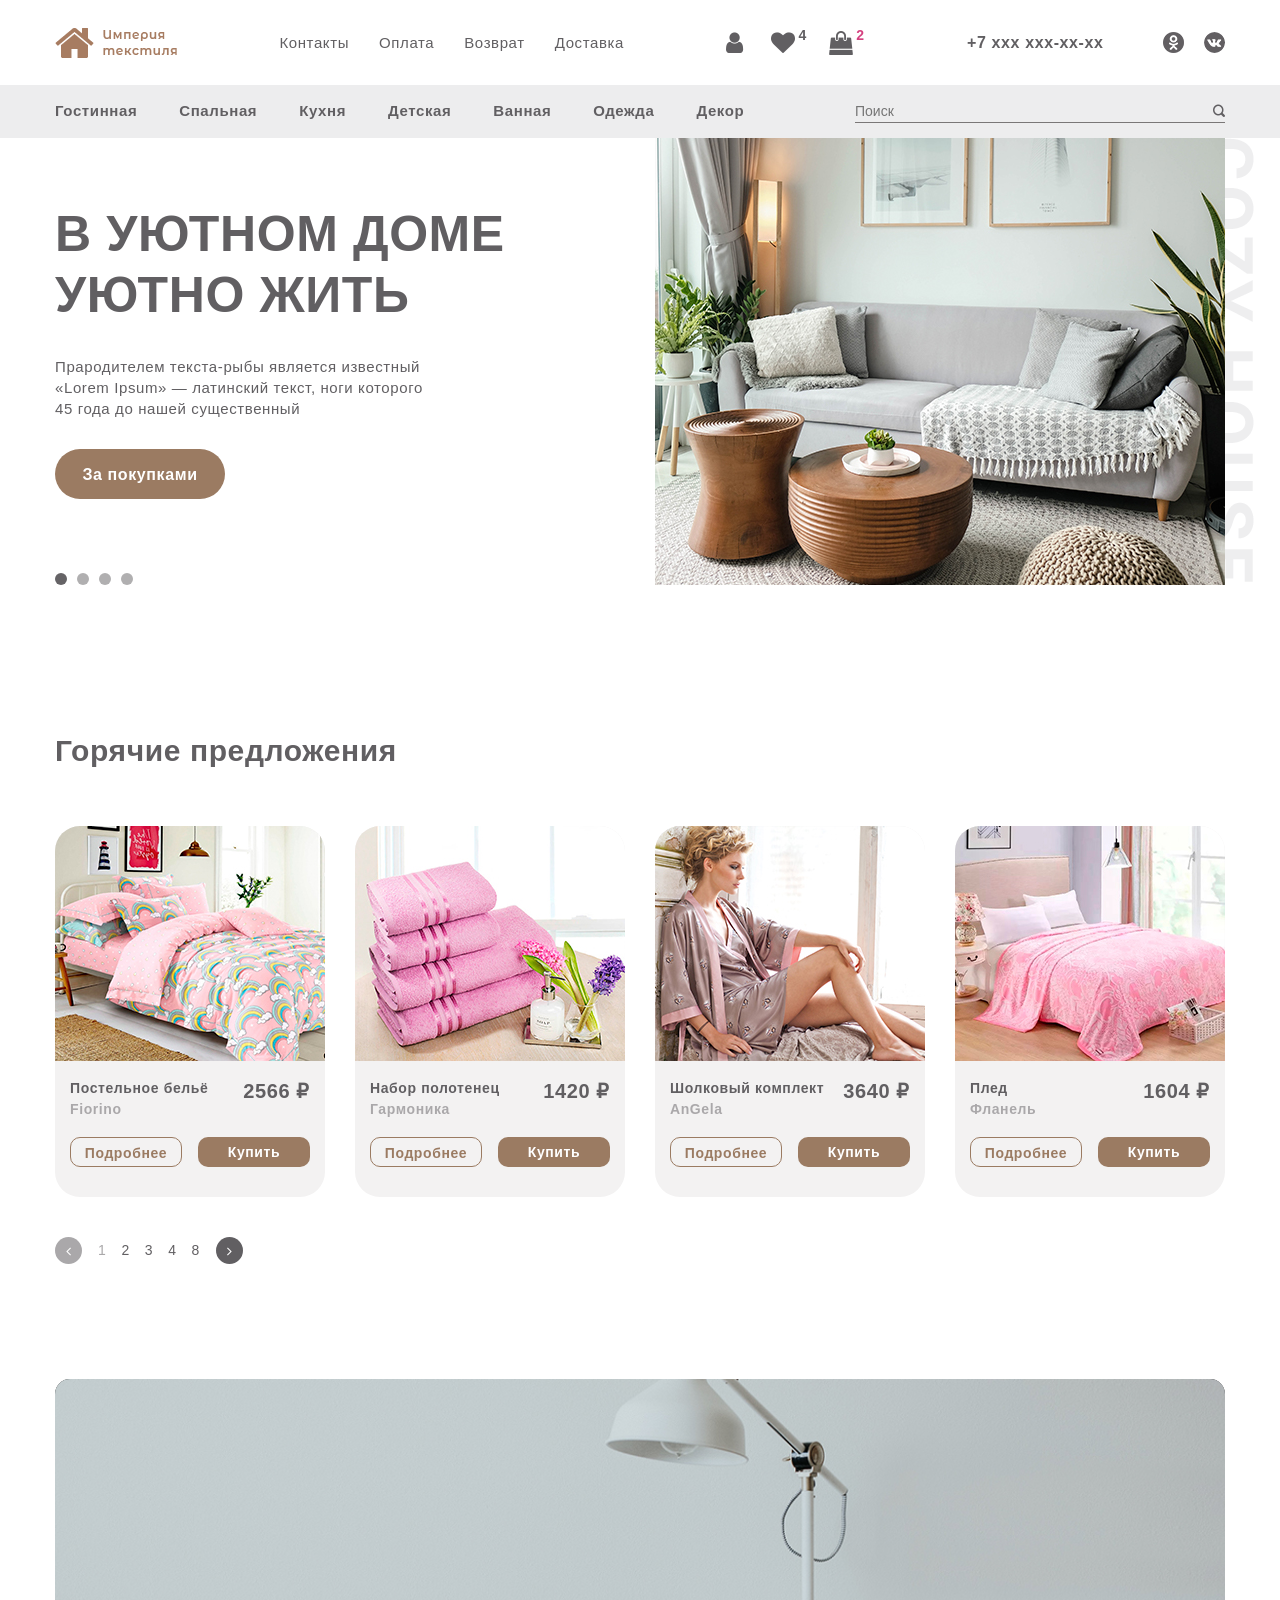
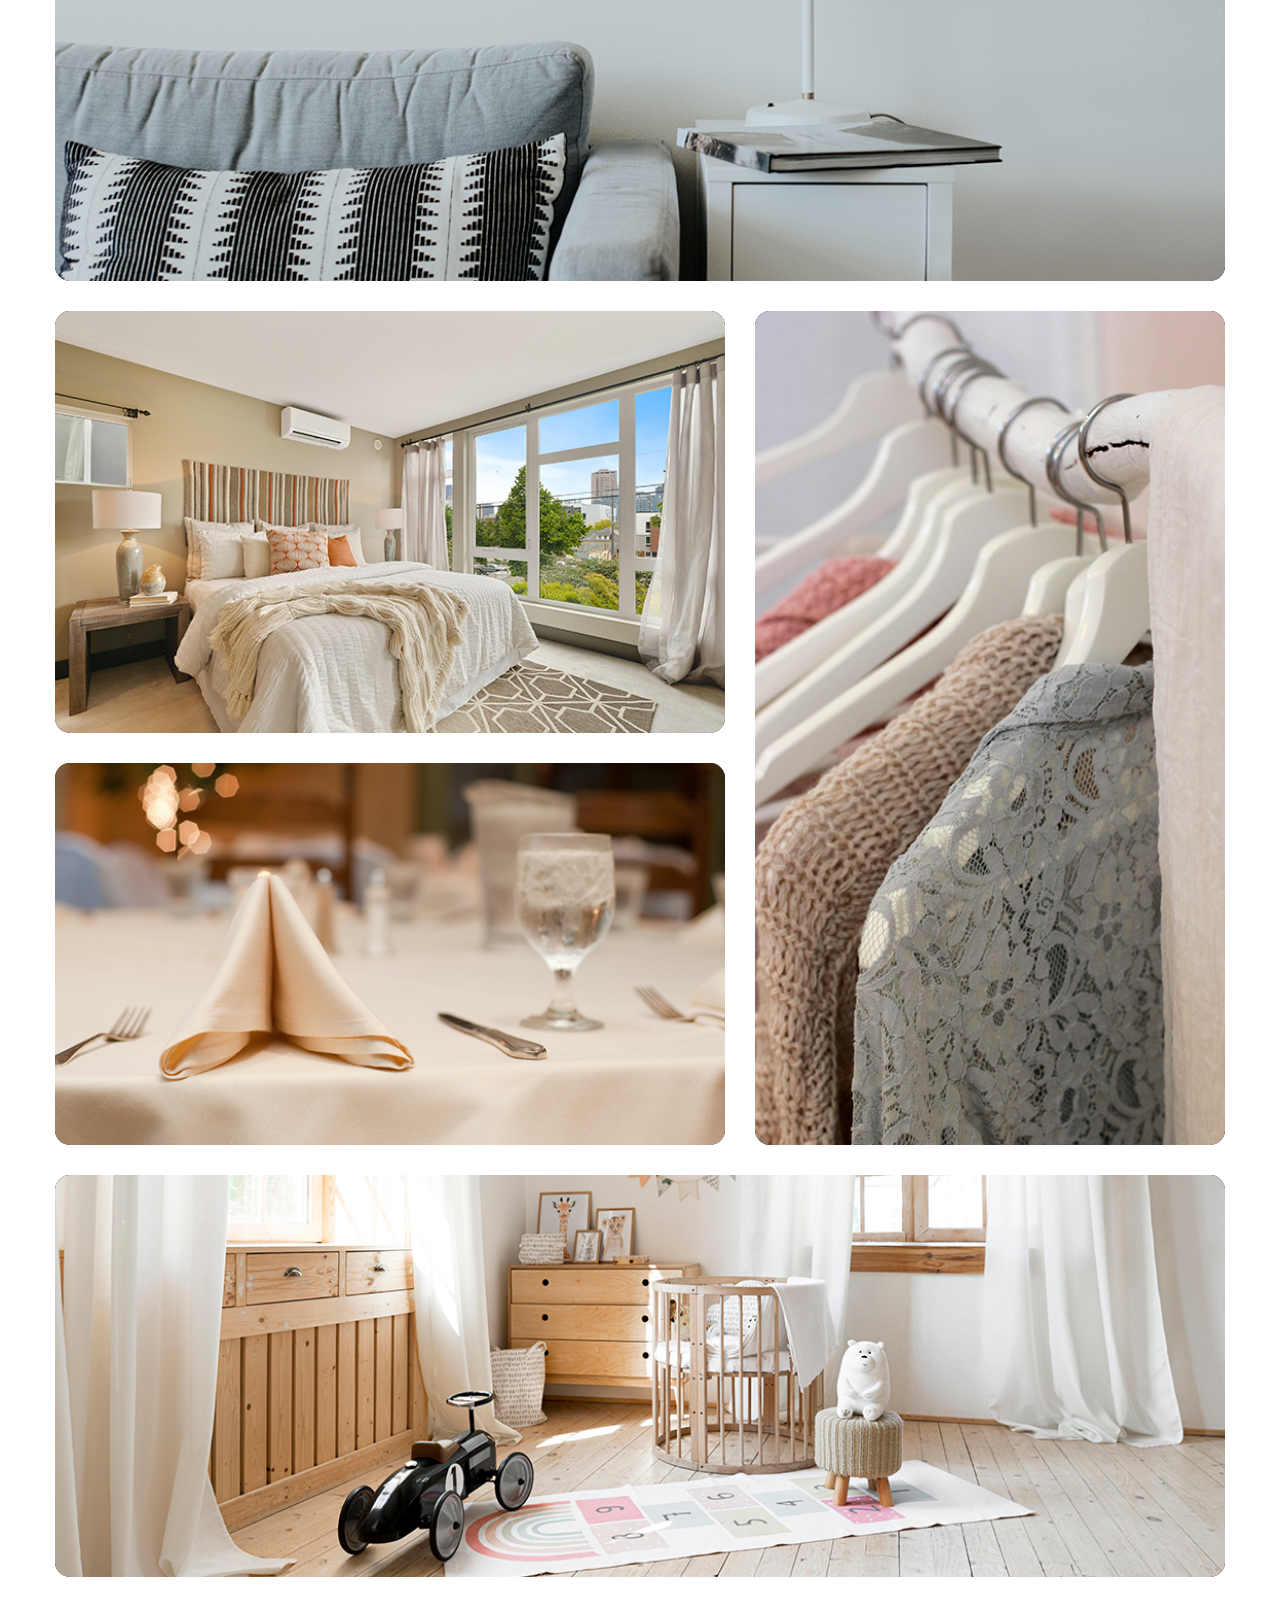
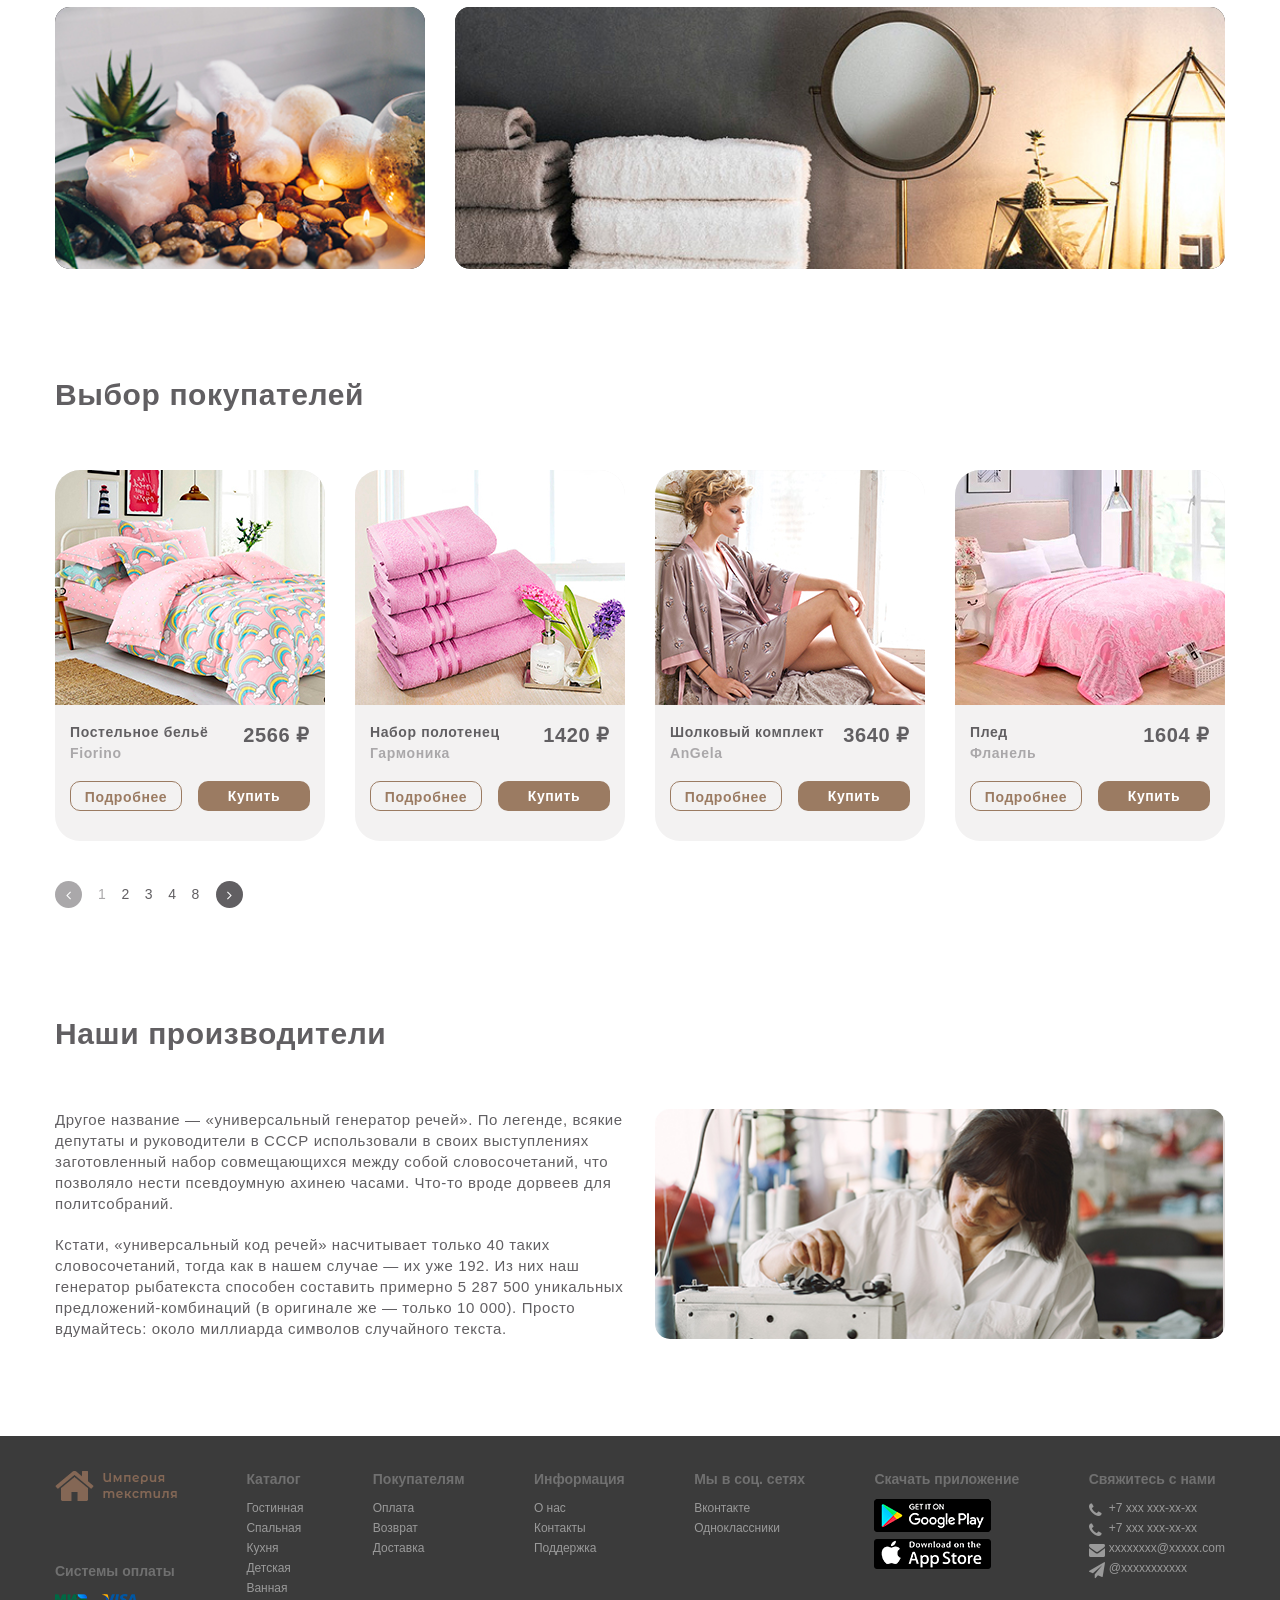
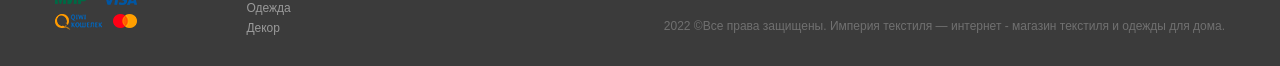
<file: index.html>
<!DOCTYPE html>
<html lang="ru">

<head>
  <meta charset="UTF-8" />
  <meta http-equiv="X-UA-Compatible" content="IE=edge" />
  <meta name="viewport" content="width=device-width, initial-scale=1.0" />
  <link rel="stylesheet" href="/css/style.css" />
  <title>LERN-PROJECT-3</title>
</head>

<body>
  <header class="header">
    <div class="container">
      <div class="header__inner">
        <div class="header__logo">
          <a class="logo" href="#">
            <img class="logo__img" src="/images/logo_header.png" alt="логотип">
          </a>
        </div>
        <div class="header__menu-services menu-services">
          <nav class="menu-services__body">
            <ul class="menu-services__list">
              <li class="menu-services__item">
                <a class="menu-services__link" href="#">Контакты</a>
              </li>
              <li class="menu-services__item">
                <a class="menu-services__link" href="#">Оплата</a>
              </li>
              <li class="menu-services__item">
                <a class="menu-services__link" href="#">Возврат</a>
              </li>
              <li class="menu-services__item">
                <a class="menu-services__link" href="#">Доставка</a>
              </li>
            </ul>
          </nav>
        </div>
        <div class="header__shoping shoping">
          <a href="#" class="shoping__profile"></a>
          <a href="#" class="shoping__like"><sup class="shoping__summa">4</sup></a>
          <a href="#" class="shoping__bag"><sup class="shoping__summa">2</sup></a>
        </div>
        <div class="header__contacts">
          <a class="header__phone" href="tel:78006985622">+7&nbsp;ххх&nbsp;ххх-хх-хх</a>
          <div class="header__network network">
            <a href="#" class="network__link">
              <img src="/images/ok.png" alt="ok" class="network__img">
            </a>
            <a href="#" class="network__link">
              <img src="/images/vk.png" alt="vk" class="network__img">
            </a>
          </div>
        </div>
      </div>
    </div>
  </header>
  <div class="categories">
    <div class="container">
      <div class="categories__inner">
        <div class="categories__menu-categories menu-categories">
          <div class="menu-categories__burger">
            <span class="menu-categories__span menu-categories__span-1"></span>
            <span class="menu-categories__span menu-categories__span-2"></span>
          </div>
          <nav class="menu-categories__body">
            <ul class="menu-categories__list">
              <li class="menu-categories__item"><a href="#" class="menu-categories__link">Гостинная</a></li>
              <li class="menu-categories__item"><a href="#" class="menu-categories__link">Спальная</a></li>
              <li class="menu-categories__item"><a href="#" class="menu-categories__link">Кухня</a></li>
              <li class="menu-categories__item"><a href="#" class="menu-categories__link">Детская</a></li>
              <li class="menu-categories__item"><a href="#" class="menu-categories__link">Ванная</a></li>
              <li class="menu-categories__item"><a href="#" class="menu-categories__link">Одежда</a></li>
              <li class="menu-categories__item"><a href="#" class="menu-categories__link">Декор</a></li>
            </ul>
          </nav>
        </div>
        <form class="categories__search" action="#">
          <div class="categories__search-inner">
            <input class="categories__input-text" type="text" placeholder="Поиск">
            <div class="categories__search-button">
              <div class="categories__image-button">
                <input class="categories__input-button" type="button" value=" ">
              </div>
            </div>
          </div>
        </form>
      </div>
    </div>
  </div>
  <section class="cozy-house">
    <div class="container">
      <div class="cozy-house__slider-czh">
        <div class="slider-czh">
          <div class="slider-czh__wrapper">
            <div class="slider-czh__slide active">
              <div class="slider-czh__body">
                <div class="slider-czh__content">
                  <h1 class="slider-czh__title">В&nbsp;УЮТНОМ&nbsp;ДОМЕ
                    УЮТНО&nbsp;ЖИТЬ</h1>
                  <p class="slider-czh__text">
                    Прародителем текста-рыбы является известный &laquo;Lorem Ipsum&raquo;&nbsp;&mdash; латинский текст,
                    ноги которого
                    45&nbsp;года до&nbsp;нашей существенный
                  </p>
                  <a class="slider-czh__link" href="#">За покупками</a>
                </div>
                <div class="slider-czh__image">
                  <img class="slider-czh__img" src="/images/cozy-house_img1.jpg" alt="">
                </div>
              </div>
            </div>
            <div class="slider-czh__slide">
              <div class="slider-czh__body">
                <div class="slider-czh__content">
                  <h1 class="slider-czh__title">В&nbsp;УЮТНОМ&nbsp;ДОМЕ
                    УЮТНО&nbsp;ЖИТЬ</h1>
                  <p class="slider-czh__text">
                    Прародителем текста-рыбы является известный &laquo;Lorem Ipsum&raquo;&nbsp;&mdash; латинский текст,
                    ноги
                    которого
                    45&nbsp;года до&nbsp;нашей существенный
                  </p>
                  <a class="slider-czh__link" href="#">За покупками</a>
                </div>
                <div class="slider-czh__image">
                  <img class="slider-czh__img" src="/images/cozy-house_img2.jpg" alt="">
                </div>
              </div>
            </div>
            <div class="slider-czh__slide">
              <div class="slider-czh__body">
                <div class="slider-czh__content">
                  <h1 class="slider-czh__title">В&nbsp;УЮТНОМ&nbsp;ДОМЕ
                    УЮТНО&nbsp;ЖИТЬ</h1>
                  <p class="slider-czh__text">
                    Прародителем текста-рыбы является известный &laquo;Lorem Ipsum&raquo;&nbsp;&mdash; латинский текст,
                    ноги
                    которого
                    45&nbsp;года до&nbsp;нашей существенный
                  </p>
                  <a class="slider-czh__link" href="#">За покупками</a>
                </div>
                <div class="slider-czh__image">
                  <img class="slider-czh__img" src="/images/cozy-house_img3.jpg" alt="">
                </div>
              </div>
            </div>
            <div class="slider-czh__slide">
              <div class="slider-czh__body">
                <div class="slider-czh__content">
                  <h1 class="slider-czh__title">В&nbsp;УЮТНОМ&nbsp;ДОМЕ
                    УЮТНО&nbsp;ЖИТЬ</h1>
                  <p class="slider-czh__text">
                    Прародителем текста-рыбы является известный &laquo;Lorem Ipsum&raquo;&nbsp;&mdash; латинский текст,
                    ноги
                    которого
                    45&nbsp;года до&nbsp;нашей существенный
                  </p>
                  <a class="slider-czh__link" href="#">За покупками</a>
                </div>
                <div class="slider-czh__image">
                  <img class="slider-czh__img" src="/images/cozy-house_img4.jpg" alt="">
                </div>
              </div>
            </div>
          </div>
        </div>
        <div class="cozy-house__dots-czh">
          <div class="dots-czh">
            <span class="dots-czh__dot active"></span>
            <span class="dots-czh__dot"></span>
            <span class="dots-czh__dot"></span>
            <span class="dots-czh__dot"></span>
          </div>
        </div>
      </div>
    </div>
  </section>
  <section class="hot-offers">
    <div class="container">
      <h2 class="hot-offers__title">Горячие предложения</h2>
    </div>
    <div class="hot-offers__slider-ho">
      <div class="slider-ho">
        <div class="slider-ho__items">
          <div class="slider-ho__item">
            <div class="slider-ho__inner">
              <div class="slider-ho__slide">
                <div class="slider-ho__card-slide">
                  <div class="card-slide">
                    <div class="card-slide__image">
                      <img class="card-slide__img" src="/images/card_fiorino.jpg" alt="">
                    </div>
                    <div class="card-slide__content">
                      <div class="card-slide__product">
                        <div class="card-slide__product-naming">
                          <div class="card-slide__name">Постельное бельё</div>
                          <div class="card-slide__mmark">Fiorino</div>
                        </div>
                        <div class="card-slide__price">2566 &#8381;</div>
                      </div>
                      <div class="card-slide__links">
                        <a class="card-slide__link-more" href="#">Подробнее</a>
                        <a class="card-slide__link-buy" href="#">Купить</a>
                      </div>
                    </div>
                  </div>
                </div>
              </div>
              <div class="slider-ho__slide">
                <div class="slider-ho__card-slide">
                  <div class="card-slide">
                    <div class="card-slide__image">
                      <img class="card-slide__img" src="/images/card_garmonika.jpg" alt="">
                    </div>
                    <div class="card-slide__content">
                      <div class="card-slide__product">
                        <div class="card-slide__product-naming">
                          <div class="card-slide__name">Набор полотенец</div>
                          <div class="card-slide__mmark">Гармоника</div>
                        </div>
                        <div class="card-slide__price">1420 &#8381;</div>
                      </div>
                      <div class="card-slide__links">
                        <a class="card-slide__link-more" href="#">Подробнее</a>
                        <a class="card-slide__link-buy" href="#">Купить</a>
                      </div>
                    </div>
                  </div>
                </div>
              </div>
              <div class="slider-ho__slide">
                <div class="slider-ho__card-slide">
                  <div class="card-slide">
                    <div class="card-slide__image">
                      <img class="card-slide__img" src="/images/card_angela.jpg" alt="">
                    </div>
                    <div class="card-slide__content">
                      <div class="card-slide__product">
                        <div class="card-slide__product-naming">
                          <div class="card-slide__name">Шолковый комплект</div>
                          <div class="card-slide__mmark">AnGela</div>
                        </div>
                        <div class="card-slide__price">3640 &#8381;</div>
                      </div>
                      <div class="card-slide__links">
                        <a class="card-slide__link-more" href="#">Подробнее</a>
                        <a class="card-slide__link-buy" href="#">Купить</a>
                      </div>
                    </div>
                  </div>
                </div>
              </div>
              <div class="slider-ho__slide">
                <div class="slider-ho__card-slide">
                  <div class="card-slide">
                    <div class="card-slide__image">
                      <img class="card-slide__img" src="/images/card_flanel.jpg" alt="">
                    </div>
                    <div class="card-slide__content">
                      <div class="card-slide__product">
                        <div class="card-slide__product-naming">
                          <div class="card-slide__name">Плед</div>
                          <div class="card-slide__mmark">Фланель</div>
                        </div>
                        <div class="card-slide__price">1604 &#8381;</div>
                      </div>
                      <div class="card-slide__links">
                        <a class="card-slide__link-more" href="#">Подробнее</a>
                        <a class="card-slide__link-buy" href="#">Купить</a>
                      </div>
                    </div>
                  </div>
                </div>
              </div>
              <div class="slider-ho__slide">
                <div class="slider-ho__card-slide">
                  <div class="card-slide">
                    <div class="card-slide__image">
                      <img class="card-slide__img" src="/images/card_zori.jpg" alt="">
                    </div>
                    <div class="card-slide__content">
                      <div class="card-slide__product">
                        <div class="card-slide__product-naming">
                          <div class="card-slide__name">Постельное бельё</div>
                          <div class="card-slide__mmark">Зори</div>
                        </div>
                        <div class="card-slide__price">4389 &#8381;</div>
                      </div>
                      <div class="card-slide__links">
                        <a class="card-slide__link-more" href="#">Подробнее</a>
                        <a class="card-slide__link-buy" href="#">Купить</a>
                      </div>
                    </div>
                  </div>
                </div>
              </div>
              <div class="slider-ho__slide">
                <div class="slider-ho__card-slide">
                  <div class="card-slide">
                    <div class="card-slide__image">
                      <img class="card-slide__img" src="/images/card_mahor.jpg" alt="">
                    </div>
                    <div class="card-slide__content">
                      <div class="card-slide__product">
                        <div class="card-slide__product-naming">
                          <div class="card-slide__name">Набор полотенец</div>
                          <div class="card-slide__mmark">Mahor</div>
                        </div>
                        <div class="card-slide__price">2700 &#8381;</div>
                      </div>
                      <div class="card-slide__links">
                        <a class="card-slide__link-more" href="#">Подробнее</a>
                        <a class="card-slide__link-buy" href="#">Купить</a>
                      </div>
                    </div>
                  </div>
                </div>
              </div>
              <div class="slider-ho__slide">
                <div class="slider-ho__card-slide">
                  <div class="card-slide">
                    <div class="card-slide__image">
                      <img class="card-slide__img" src="/images/card_sakura.jpg" alt="">
                    </div>
                    <div class="card-slide__content">
                      <div class="card-slide__product">
                        <div class="card-slide__product-naming">
                          <div class="card-slide__name">Постельное бельё</div>
                          <div class="card-slide__mmark">Сакура</div>
                        </div>
                        <div class="card-slide__price">4900 &#8381;</div>
                      </div>
                      <div class="card-slide__links">
                        <a class="card-slide__link-more" href="#">Подробнее</a>
                        <a class="card-slide__link-buy" href="#">Купить</a>
                      </div>
                    </div>
                  </div>
                </div>
              </div>
              <div class="slider-ho__slide">
                <div class="slider-ho__card-slide">
                  <div class="card-slide">
                    <div class="card-slide__image">
                      <img class="card-slide__img" src="/images/card_ukine.jpg" alt="">
                    </div>
                    <div class="card-slide__content">
                      <div class="card-slide__product">
                        <div class="card-slide__product-naming">
                          <div class="card-slide__name">Пижама</div>
                          <div class="card-slide__mmark">Ukine</div>
                        </div>
                        <div class="card-slide__price">5780 &#8381;</div>
                      </div>
                      <div class="card-slide__links">
                        <a class="card-slide__link-more" href="#">Подробнее</a>
                        <a class="card-slide__link-buy" href="#">Купить</a>
                      </div>
                    </div>
                  </div>
                </div>
              </div>
            </div>
          </div>
        </div>
      </div>
      <div class="container">
        <div class="hot-offers__direct-ho">
          <div class="direct-ho">
            <span id="btn-ho-prev"></span>
            <div class="direct-ho__nums">
            </div>
            <span id="btn-ho-next"></span>
          </div>
        </div>
      </div>
    </div>
  </section>
  <div class="gallery">
    <div class="container">
      <div class="gallery__grid grid">
        <div class="grid__body">
          <div class="grid__item grid__item-1"><a class="grid__link" href="#"><span
                class="grid__title grid__title-1"></span><img class="grid__img" src="/images/livingroom.jpg" alt=""></a>
          </div>
          <div class="grid__item grid__item-2"><a class="grid__link" href="#"><span
                class="grid__title grid__title-2"></span><img class="grid__img" src="/images/bedroom.jpg" alt=""></a>
          </div>
          <div class="grid__item grid__item-3"><a class="grid__link" href="#"><span
                class="grid__title grid__title-3"></span><img class="grid__img" src="/images/clothes.jpg" alt=""></a>
          </div>
          <div class="grid__item grid__item-4"><a class="grid__link" href="#"><span
                class="grid__title grid__title-4"></span><img class="grid__img" src="/images/kitchen.jpg" alt=""></a>
          </div>
          <div class="grid__item grid__item-5"><a class="grid__link" href="#"><span
                class="grid__title grid__title-5"></span><img class="grid__img" src="/images/childish.jpg" alt=""></a>
          </div>
          <div class="grid__item grid__item-6"><a class="grid__link" href="#"><span
                class="grid__title grid__title-6"></span><img class="grid__img" src="/images/decor.jpg" alt=""></a>
          </div>
          <div class="grid__item grid__item-7"><a class="grid__link" href="#"><span
                class="grid__title grid__title-7"></span><img class="grid__img" src="/images/bathroom.jpg" alt=""></a>
          </div>
        </div>
      </div>
    </div>
  </div>
  <section class="choice">
    <div class="container">
      <h2 class="choice__title">Выбор покупателей</h2>
    </div>
    <div class="choice__slider-ch">
      <div class="slider-ch">
        <div class="slider-ch__items">
          <div class="slider-ch__item">
            <div class="slider-ch__inner">
              <div class="slider-ch__slide">
                <div class="slider-ch__card-slide">
                  <div class="card-slide">
                    <div class="card-slide__image">
                      <img class="card-slide__img" src="/images/card_fiorino.jpg" alt="">
                    </div>
                    <div class="card-slide__content">
                      <div class="card-slide__product">
                        <div class="card-slide__product-naming">
                          <div class="card-slide__name">Постельное бельё</div>
                          <div class="card-slide__mmark">Fiorino</div>
                        </div>
                        <div class="card-slide__price">2566 &#8381;</div>
                      </div>
                      <div class="card-slide__links">
                        <a class="card-slide__link-more" href="#">Подробнее</a>
                        <a class="card-slide__link-buy" href="#">Купить</a>
                      </div>
                    </div>
                  </div>
                </div>
              </div>
              <div class="slider-ch__slide">
                <div class="slider-ch__card-slide">
                  <div class="card-slide">
                    <div class="card-slide__image">
                      <img class="card-slide__img" src="/images/card_garmonika.jpg" alt="">
                    </div>
                    <div class="card-slide__content">
                      <div class="card-slide__product">
                        <div class="card-slide__product-naming">
                          <div class="card-slide__name">Набор полотенец</div>
                          <div class="card-slide__mmark">Гармоника</div>
                        </div>
                        <div class="card-slide__price">1420 &#8381;</div>
                      </div>
                      <div class="card-slide__links">
                        <a class="card-slide__link-more" href="#">Подробнее</a>
                        <a class="card-slide__link-buy" href="#">Купить</a>
                      </div>
                    </div>
                  </div>
                </div>
              </div>
              <div class="slider-ch__slide">
                <div class="slider-ch__card-slide">
                  <div class="card-slide">
                    <div class="card-slide__image">
                      <img class="card-slide__img" src="/images/card_angela.jpg" alt="">
                    </div>
                    <div class="card-slide__content">
                      <div class="card-slide__product">
                        <div class="card-slide__product-naming">
                          <div class="card-slide__name">Шолковый комплект</div>
                          <div class="card-slide__mmark">AnGela</div>
                        </div>
                        <div class="card-slide__price">3640 &#8381;</div>
                      </div>
                      <div class="card-slide__links">
                        <a class="card-slide__link-more" href="#">Подробнее</a>
                        <a class="card-slide__link-buy" href="#">Купить</a>
                      </div>
                    </div>
                  </div>
                </div>
              </div>
              <div class="slider-ch__slide">
                <div class="slider-ch__card-slide">
                  <div class="card-slide">
                    <div class="card-slide__image">
                      <img class="card-slide__img" src="/images/card_flanel.jpg" alt="">
                    </div>
                    <div class="card-slide__content">
                      <div class="card-slide__product">
                        <div class="card-slide__product-naming">
                          <div class="card-slide__name">Плед</div>
                          <div class="card-slide__mmark">Фланель</div>
                        </div>
                        <div class="card-slide__price">1604 &#8381;</div>
                      </div>
                      <div class="card-slide__links">
                        <a class="card-slide__link-more" href="#">Подробнее</a>
                        <a class="card-slide__link-buy" href="#">Купить</a>
                      </div>
                    </div>
                  </div>
                </div>
              </div>
              <div class="slider-ch__slide">
                <div class="slider-ch__card-slide">
                  <div class="card-slide">
                    <div class="card-slide__image">
                      <img class="card-slide__img" src="/images/card_zori.jpg" alt="">
                    </div>
                    <div class="card-slide__content">
                      <div class="card-slide__product">
                        <div class="card-slide__product-naming">
                          <div class="card-slide__name">Постельное бельё</div>
                          <div class="card-slide__mmark">Зори</div>
                        </div>
                        <div class="card-slide__price">4389 &#8381;</div>
                      </div>
                      <div class="card-slide__links">
                        <a class="card-slide__link-more" href="#">Подробнее</a>
                        <a class="card-slide__link-buy" href="#">Купить</a>
                      </div>
                    </div>
                  </div>
                </div>
              </div>
              <div class="slider-ch__slide">
                <div class="slider-ch__card-slide">
                  <div class="card-slide">
                    <div class="card-slide__image">
                      <img class="card-slide__img" src="/images/card_mahor.jpg" alt="">
                    </div>
                    <div class="card-slide__content">
                      <div class="card-slide__product">
                        <div class="card-slide__product-naming">
                          <div class="card-slide__name">Набор полотенец</div>
                          <div class="card-slide__mmark">Mahor</div>
                        </div>
                        <div class="card-slide__price">2700 &#8381;</div>
                      </div>
                      <div class="card-slide__links">
                        <a class="card-slide__link-more" href="#">Подробнее</a>
                        <a class="card-slide__link-buy" href="#">Купить</a>
                      </div>
                    </div>
                  </div>
                </div>
              </div>
              <div class="slider-ch__slide">
                <div class="slider-ch__card-slide">
                  <div class="card-slide">
                    <div class="card-slide__image">
                      <img class="card-slide__img" src="/images/card_sakura.jpg" alt="">
                    </div>
                    <div class="card-slide__content">
                      <div class="card-slide__product">
                        <div class="card-slide__product-naming">
                          <div class="card-slide__name">Постельное бельё</div>
                          <div class="card-slide__mmark">Сакура</div>
                        </div>
                        <div class="card-slide__price">4900 &#8381;</div>
                      </div>
                      <div class="card-slide__links">
                        <a class="card-slide__link-more" href="#">Подробнее</a>
                        <a class="card-slide__link-buy" href="#">Купить</a>
                      </div>
                    </div>
                  </div>
                </div>
              </div>
              <div class="slider-ch__slide">
                <div class="slider-ch__card-slide">
                  <div class="card-slide">
                    <div class="card-slide__image">
                      <img class="card-slide__img" src="/images/card_ukine.jpg" alt="">
                    </div>
                    <div class="card-slide__content">
                      <div class="card-slide__product">
                        <div class="card-slide__product-naming">
                          <div class="card-slide__name">Пижама</div>
                          <div class="card-slide__mmark">Ukine</div>
                        </div>
                        <div class="card-slide__price">5780 &#8381;</div>
                      </div>
                      <div class="card-slide__links">
                        <a class="card-slide__link-more" href="#">Подробнее</a>
                        <a class="card-slide__link-buy" href="#">Купить</a>
                      </div>
                    </div>
                  </div>
                </div>
              </div>

            </div>
          </div>
        </div>
      </div>
      <div class="container">
        <div class="choice__direct-ch">
          <div class="direct-ch">
            <span id="btn-ch-prev"></span>
            <div class="direct-ch__nums">

            </div>
            <span id="btn-ch-next"></span>
          </div>
        </div>
      </div>
    </div>
  </section>
  <section class="manufacturers">
    <div class="container">
      <h2 class="manufacturers__title">Наши производители</h2>
      <div class="manufacturers__inner">
        <div class="manufacturers__content">
          <p class="manufacturers__text">
            Другое название&nbsp;&mdash; &laquo;универсальный генератор речей&raquo;. По&nbsp;легенде, всякие депутаты
            и&nbsp;руководители в&nbsp;СССР использовали в&nbsp;своих выступлениях заготовленный набор совмещающихся
            между собой
            словосочетаний, что позволяло нести псевдоумную ахинею часами. Что-то вроде дорвеев для политсобраний.
          </p>
          <p class="manufacturers__text">
            Кстати, &laquo;универсальный код речей&raquo; насчитывает только 40&nbsp;таких словосочетаний, тогда как
            в&nbsp;нашем
            случае&nbsp;&mdash; их&nbsp;уже 192. Из&nbsp;них наш генератор рыбатекста способен составить примерно
            5&nbsp;287&nbsp;500 уникальных предложений-комбинаций (в&nbsp;оригинале&nbsp;же&nbsp;&mdash; только
            10&nbsp;000). Просто
            вдумайтесь: около миллиарда символов случайного текста.
          </p>
        </div>
        <div class="manufacturers__image">
          <img class="manufacturers__img" src="/images/manufacturers.jpg" alt="">
          <img class="manufacturers__img-phone" src="/images/manufacturers-phone.jpg" alt="">
        </div>
      </div>
    </div>
  </section>
  <footer class="footer">
    <div class="container">
      <div class="footer__body">
        <div class="footer__block footer__block-logo">
          <div class="footer__logo">
            <a class="footer__logo logo" href="#">
              <img src="/images/logo_footer.png" alt="логотип" class="logo__img">
            </a>
          </div>
        </div>
        <div class="footer__block footer__block-cards">
          <h3 class="footer__title footer__title-desctop">Системы оплаты</h3>
          <h3 class="footer__title footer__title-phone">Оплата</h3>
          <div class="footer__cards">
            <div class="footer__card footer__card-mir"><img class="footer__card-img" src="/images/mir.png" alt=""></div>
            <div class="footer__card footer__card-visa"><img class="footer__card-img" src="/images/visa.png" alt="">
            </div>
            <div class="footer__card footer__card-qiwi"><img class="footer__card-img" src="/images/qiwi.png" alt="">
            </div>
            <div class="footer__card footer__card-master"><img class="footer__card-img" src="/images/master.png" alt="">
            </div>
          </div>
        </div>
        <div class="footer__block footer__block-catalog">
          <h3 class="footer__title">Каталог</h3>
          <nav class="footer__menu footer__menu-catalog">
            <ul class="footer__items footer__items-catalog">
              <li class="footer__item"><a class="footer__link" href="#">Гостинная</a></li>
              <li class="footer__item"><a class="footer__link" href="#">Спальная</a></li>
              <li class="footer__item"><a class="footer__link" href="#">Кухня</a></li>
              <li class="footer__item"><a class="footer__link" href="#">Детская</a></li>
              <li class="footer__item"><a class="footer__link" href="#">Ванная</a></li>
              <li class="footer__item"><a class="footer__link" href="#">Одежда</a></li>
              <li class="footer__item"><a class="footer__link" href="#">Декор</a></li>
            </ul>
          </nav>
        </div>
        <div class="footer__block footer__block-buyers">
          <h3 class="footer__title">Покупателям</h3>
          <nav class="footer__menu footer__menu-buyers">
            <ul class="footer__items footer__items-buyers">
              <li class="footer__item"><a class="footer__link" href="#">Оплата</a></li>
              <li class="footer__item"><a class="footer__link" href="#">Возврат</a></li>
              <li class="footer__item"><a class="footer__link" href="#">Доставка</a></li>
            </ul>
          </nav>
        </div>
        <div class="footer__block footer__block-info">
          <h3 class="footer__title">Информация</h3>
          <nav class="footer__menu footer__menu-info">
            <ul class="footer__items footer__items-info">
              <li class="footer__item"><a class="footer__link" href="#">О нас</a></li>
              <li class="footer__item"><a class="footer__link" href="#">Контакты</a></li>
              <li class="footer__item"><a class="footer__link" href="#">Поддержка</a></li>
            </ul>
          </nav>
        </div>
        <div class="footer__block footer__block-network">
          <h3 class="footer__title footer__title-desctop">Мы в соц. сетях</h3>
          <h3 class="footer__title footer__title-phone">Соц. сети</h3>
          <nav class="footer__menu footer__menu-network">
            <ul class="footer__items footer__items-network">
              <li class="footer__item"><a class="footer__link" href="#">Вконтакте</a></li>
              <li class="footer__item"><a class="footer__link" href="#">Одноклассники</a></li>
            </ul>
          </nav>
        </div>
        <div class="footer__block footer__block-apps">
          <h3 class="footer__title footer__title-desctop">Скачать приложение</h3>
          <h3 class="footer__title footer__title-phone">Скачать</h3>
          <nav class="footer__menu footer__menu-apps">
            <ul class="footer__items">
              <li class="footer__item footer__item-google"><a class="footer__link" href="#"><img alt=""
                    class="footer__img" src="/images/google-play.png"></a></li>
              <li class="footer__item footer__item-aple"><a class="footer__link" href="#"><img alt=""
                    class="footer__img" src="/images/app-store.png"></a></li>
            </ul>
          </nav>
        </div>
        <div class="footer__block footer__block-contacts">
          <h3 class="footer__title footer__title-desctop ">Свяжитесь с нами</h3>
          <h3 class="footer__title footer__title-phone">Связь</h3>
          <nav class="footer__menu footer__menu-contacts">
            <ul class="footer__items">
              <li class="footer__item footer__item-phone1"><a class="footer__link footer__link-phone1" href="#">+7 ххх
                  ххх-хх-хх</a></li>
              <li class="footer__item footer__item-phone2"><a class="footer__link footer__link-phone2" href="#">+7 ххх
                  ххх-хх-хх</a></li>
              <li class="footer__item footer__item-email"><a class="footer__link footer__link-email"
                  href="#">хххххххх@ххххх.com</a>
              </li>
              <li class="footer__item footer__item-telegram"><a class="footer__link footer__link-telegram"
                  href="#">@ххххххххххх</a></li>
            </ul>
          </nav>
        </div>
      </div>
      <p class="footer__copy">
        2022&nbsp;&copy;Все&nbsp;права&nbsp;защищены.
        Империя&nbsp;текстиля&nbsp;&mdash;&nbsp;интернет&nbsp;-&nbsp;магазин
        текстиля&nbsp;и&nbsp;одежды&nbsp;для&nbsp;дома.
      </p>
    </div>
  </footer>

  <script src="/js/script5.js"></script>
</body>

</html>
</file>
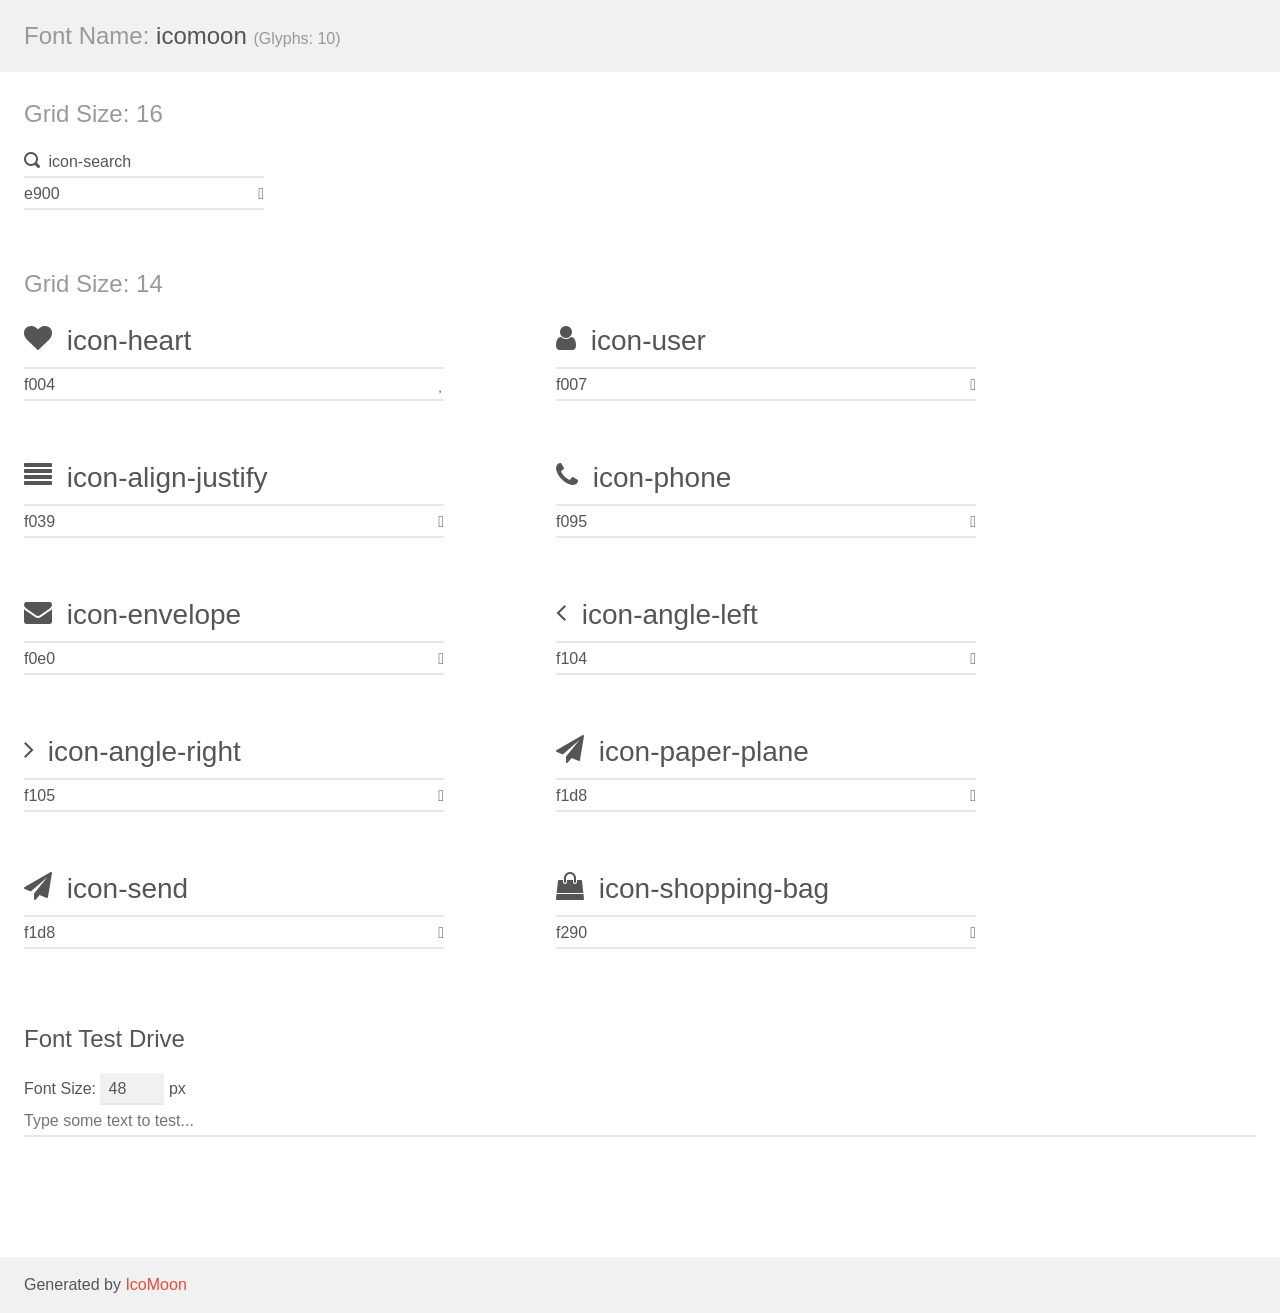
<file: #source/FontAwesome/icomoon/demo.html>
<!doctype html>
<html>
<head>
    <meta charset="utf-8">
    <title>IcoMoon Demo</title>
    <meta name="description" content="An Icon Font Generated By IcoMoon.io">
    <meta name="viewport" content="width=device-width, initial-scale=1">
    <link rel="stylesheet" href="demo-files/demo.css">
    <link rel="stylesheet" href="style.css"></head>
<body>
    <div class="bgc1 clearfix">
        <h1 class="mhmm mvm"><span class="fgc1">Font Name:</span> icomoon <small class="fgc1">(Glyphs:&nbsp;10)</small></h1>
    </div>
    <div class="clearfix mhl ptl">
        <h1 class="mvm mtn fgc1">Grid Size: 16</h1>
        <div class="glyph fs1">
            <div class="clearfix bshadow0 pbs">
                <span class="icon-search"></span>
                <span class="mls"> icon-search</span>
            </div>
            <fieldset class="fs0 size1of1 clearfix hidden-false">
                <input type="text" readonly value="e900" class="unit size1of2" />
                <input type="text" maxlength="1" readonly value="&#xe900;" class="unitRight size1of2 talign-right" />
            </fieldset>
            <div class="fs0 bshadow0 clearfix hidden-true">
                <span class="unit pvs fgc1">liga: </span>
                <input type="text" readonly value="" class="liga unitRight" />
            </div>
        </div>
    </div>
    <div class="clearfix mhl ptl">
        <h1 class="mvm mtn fgc1">Grid Size: 14</h1>
        <div class="glyph fs2">
            <div class="clearfix bshadow0 pbs">
                <span class="icon-heart"></span>
                <span class="mls"> icon-heart</span>
            </div>
            <fieldset class="fs0 size1of1 clearfix hidden-false">
                <input type="text" readonly value="f004" class="unit size1of2" />
                <input type="text" maxlength="1" readonly value="&#xf004;" class="unitRight size1of2 talign-right" />
            </fieldset>
            <div class="fs0 bshadow0 clearfix hidden-true">
                <span class="unit pvs fgc1">liga: </span>
                <input type="text" readonly value="" class="liga unitRight" />
            </div>
        </div>
        <div class="glyph fs2">
            <div class="clearfix bshadow0 pbs">
                <span class="icon-user"></span>
                <span class="mls"> icon-user</span>
            </div>
            <fieldset class="fs0 size1of1 clearfix hidden-false">
                <input type="text" readonly value="f007" class="unit size1of2" />
                <input type="text" maxlength="1" readonly value="&#xf007;" class="unitRight size1of2 talign-right" />
            </fieldset>
            <div class="fs0 bshadow0 clearfix hidden-true">
                <span class="unit pvs fgc1">liga: </span>
                <input type="text" readonly value="" class="liga unitRight" />
            </div>
        </div>
        <div class="glyph fs2">
            <div class="clearfix bshadow0 pbs">
                <span class="icon-align-justify"></span>
                <span class="mls"> icon-align-justify</span>
            </div>
            <fieldset class="fs0 size1of1 clearfix hidden-false">
                <input type="text" readonly value="f039" class="unit size1of2" />
                <input type="text" maxlength="1" readonly value="&#xf039;" class="unitRight size1of2 talign-right" />
            </fieldset>
            <div class="fs0 bshadow0 clearfix hidden-true">
                <span class="unit pvs fgc1">liga: </span>
                <input type="text" readonly value="" class="liga unitRight" />
            </div>
        </div>
        <div class="glyph fs2">
            <div class="clearfix bshadow0 pbs">
                <span class="icon-phone"></span>
                <span class="mls"> icon-phone</span>
            </div>
            <fieldset class="fs0 size1of1 clearfix hidden-false">
                <input type="text" readonly value="f095" class="unit size1of2" />
                <input type="text" maxlength="1" readonly value="&#xf095;" class="unitRight size1of2 talign-right" />
            </fieldset>
            <div class="fs0 bshadow0 clearfix hidden-true">
                <span class="unit pvs fgc1">liga: </span>
                <input type="text" readonly value="" class="liga unitRight" />
            </div>
        </div>
        <div class="glyph fs2">
            <div class="clearfix bshadow0 pbs">
                <span class="icon-envelope"></span>
                <span class="mls"> icon-envelope</span>
            </div>
            <fieldset class="fs0 size1of1 clearfix hidden-false">
                <input type="text" readonly value="f0e0" class="unit size1of2" />
                <input type="text" maxlength="1" readonly value="&#xf0e0;" class="unitRight size1of2 talign-right" />
            </fieldset>
            <div class="fs0 bshadow0 clearfix hidden-true">
                <span class="unit pvs fgc1">liga: </span>
                <input type="text" readonly value="" class="liga unitRight" />
            </div>
        </div>
        <div class="glyph fs2">
            <div class="clearfix bshadow0 pbs">
                <span class="icon-angle-left"></span>
                <span class="mls"> icon-angle-left</span>
            </div>
            <fieldset class="fs0 size1of1 clearfix hidden-false">
                <input type="text" readonly value="f104" class="unit size1of2" />
                <input type="text" maxlength="1" readonly value="&#xf104;" class="unitRight size1of2 talign-right" />
            </fieldset>
            <div class="fs0 bshadow0 clearfix hidden-true">
                <span class="unit pvs fgc1">liga: </span>
                <input type="text" readonly value="" class="liga unitRight" />
            </div>
        </div>
        <div class="glyph fs2">
            <div class="clearfix bshadow0 pbs">
                <span class="icon-angle-right"></span>
                <span class="mls"> icon-angle-right</span>
            </div>
            <fieldset class="fs0 size1of1 clearfix hidden-false">
                <input type="text" readonly value="f105" class="unit size1of2" />
                <input type="text" maxlength="1" readonly value="&#xf105;" class="unitRight size1of2 talign-right" />
            </fieldset>
            <div class="fs0 bshadow0 clearfix hidden-true">
                <span class="unit pvs fgc1">liga: </span>
                <input type="text" readonly value="" class="liga unitRight" />
            </div>
        </div>
        <div class="glyph fs2">
            <div class="clearfix bshadow0 pbs">
                <span class="icon-paper-plane"></span>
                <span class="mls"> icon-paper-plane</span>
            </div>
            <fieldset class="fs0 size1of1 clearfix hidden-false">
                <input type="text" readonly value="f1d8" class="unit size1of2" />
                <input type="text" maxlength="1" readonly value="&#xf1d8;" class="unitRight size1of2 talign-right" />
            </fieldset>
            <div class="fs0 bshadow0 clearfix hidden-true">
                <span class="unit pvs fgc1">liga: </span>
                <input type="text" readonly value="" class="liga unitRight" />
            </div>
        </div>
        <div class="glyph fs2">
            <div class="clearfix bshadow0 pbs">
                <span class="icon-send"></span>
                <span class="mls"> icon-send</span>
            </div>
            <fieldset class="fs0 size1of1 clearfix hidden-false">
                <input type="text" readonly value="f1d8" class="unit size1of2" />
                <input type="text" maxlength="1" readonly value="&#xf1d8;" class="unitRight size1of2 talign-right" />
            </fieldset>
            <div class="fs0 bshadow0 clearfix hidden-true">
                <span class="unit pvs fgc1">liga: </span>
                <input type="text" readonly value="" class="liga unitRight" />
            </div>
        </div>
        <div class="glyph fs2">
            <div class="clearfix bshadow0 pbs">
                <span class="icon-shopping-bag"></span>
                <span class="mls"> icon-shopping-bag</span>
            </div>
            <fieldset class="fs0 size1of1 clearfix hidden-false">
                <input type="text" readonly value="f290" class="unit size1of2" />
                <input type="text" maxlength="1" readonly value="&#xf290;" class="unitRight size1of2 talign-right" />
            </fieldset>
            <div class="fs0 bshadow0 clearfix hidden-true">
                <span class="unit pvs fgc1">liga: </span>
                <input type="text" readonly value="" class="liga unitRight" />
            </div>
        </div>
    </div>

    <!--[if gt IE 8]><!-->
    <div class="mhl clearfix mbl">
        <h1>Font Test Drive</h1>
        <label>
            Font Size: <input id="fontSize" type="number" class="textbox0 mbm"
            min="8" value="48" />
            px
        </label>
        <input id="testText" type="text" class="phl size1of1 mvl"
        placeholder="Type some text to test..." value=""/>
        <div id="testDrive" class="icon-" style="font-family: icomoon">&nbsp;
        </div>
    </div>
    <!--<![endif]-->
    <div class="bgc1 clearfix">
        <p class="mhl">Generated by <a href="https://icomoon.io/app">IcoMoon</a></p>
    </div>

    <script src="demo-files/demo.js"></script>
</body>
</html>
</file>
<file: #source/FontAwesome/icomoon/demo-files/demo.css>
body {
  padding: 0;
  margin: 0;
  font-family: sans-serif;
  font-size: 1em;
  line-height: 1.5;
  color: #555;
  background: #fff;
}
h1 {
  font-size: 1.5em;
  font-weight: normal;
}
small {
  font-size: .66666667em;
}
a {
  color: #e74c3c;
  text-decoration: none;
}
a:hover, a:focus {
  box-shadow: 0 1px #e74c3c;
}
.bshadow0, input {
  box-shadow: inset 0 -2px #e7e7e7;
}
input:hover {
  box-shadow: inset 0 -2px #ccc;
}
input, fieldset {
  font-family: sans-serif;
  font-size: 1em;
  margin: 0;
  padding: 0;
  border: 0;
}
input {
  color: inherit;
  line-height: 1.5;
  height: 1.5em;
  padding: .25em 0;
}
input:focus {
  outline: none;
  box-shadow: inset 0 -2px #449fdb;
}
.glyph {
  font-size: 16px;
  width: 15em;
  padding-bottom: 1em;
  margin-right: 4em;
  margin-bottom: 1em;
  float: left;
  overflow: hidden;
}
.liga {
  width: 80%;
  width: calc(100% - 2.5em);
}
.talign-right {
  text-align: right;
}
.talign-center {
  text-align: center;
}
.bgc1 {
  background: #f1f1f1;
}
.fgc1 {
  color: #999;
}
.fgc0 {
  color: #000;
}
p {
  margin-top: 1em;
  margin-bottom: 1em;
}
.mvm {
  margin-top: .75em;
  margin-bottom: .75em;
}
.mtn {
  margin-top: 0;
}
.mtl, .mal {
  margin-top: 1.5em;
}
.mbl, .mal {
  margin-bottom: 1.5em;
}
.mal, .mhl {
  margin-left: 1.5em;
  margin-right: 1.5em;
}
.mhmm {
  margin-left: 1em;
  margin-right: 1em;
}
.mls {
  margin-left: .25em;
}
.ptl {
  padding-top: 1.5em;
}
.pbs, .pvs {
  padding-bottom: .25em;
}
.pvs, .pts {
  padding-top: .25em;
}
.unit {
  float: left;
}
.unitRight {
  float: right;
}
.size1of2 {
  width: 50%;
}
.size1of1 {
  width: 100%;
}
.clearfix:before, .clearfix:after {
  content: " ";
  display: table;
}
.clearfix:after {
  clear: both;
}
.hidden-true {
  display: none;
}
.textbox0 {
  width: 3em;
  background: #f1f1f1;
  padding: .25em .5em;
  line-height: 1.5;
  height: 1.5em;
}
#testDrive {
  display: block;
  padding-top: 24px;
  line-height: 1.5;
}
.fs0 {
  font-size: 16px;
}
.fs1 {
  font-size: 16px;
}
.fs2 {
  font-size: 28px;
}
</file>
<file: #source/FontAwesome/icomoon/style.css>
@font-face {
  font-family: 'icomoon';
  src:  url('fonts/icomoon.eot?m0h7bq');
  src:  url('fonts/icomoon.eot?m0h7bq#iefix') format('embedded-opentype'),
    url('fonts/icomoon.ttf?m0h7bq') format('truetype'),
    url('fonts/icomoon.woff?m0h7bq') format('woff'),
    url('fonts/icomoon.svg?m0h7bq#icomoon') format('svg');
  font-weight: normal;
  font-style: normal;
  font-display: block;
}

[class^="icon-"], [class*=" icon-"] {
  /* use !important to prevent issues with browser extensions that change fonts */
  font-family: 'icomoon' !important;
  speak: never;
  font-style: normal;
  font-weight: normal;
  font-variant: normal;
  text-transform: none;
  line-height: 1;

  /* Better Font Rendering =========== */
  -webkit-font-smoothing: antialiased;
  -moz-osx-font-smoothing: grayscale;
}

.icon-search:before {
  content: "\e900";
}
.icon-heart:before {
  content: "\f004";
}
.icon-user:before {
  content: "\f007";
}
.icon-align-justify:before {
  content: "\f039";
}
.icon-phone:before {
  content: "\f095";
}
.icon-envelope:before {
  content: "\f0e0";
}
.icon-angle-left:before {
  content: "\f104";
}
.icon-angle-right:before {
  content: "\f105";
}
.icon-paper-plane:before {
  content: "\f1d8";
}
.icon-send:before {
  content: "\f1d8";
}
.icon-shopping-bag:before {
  content: "\f290";
}
</file>
